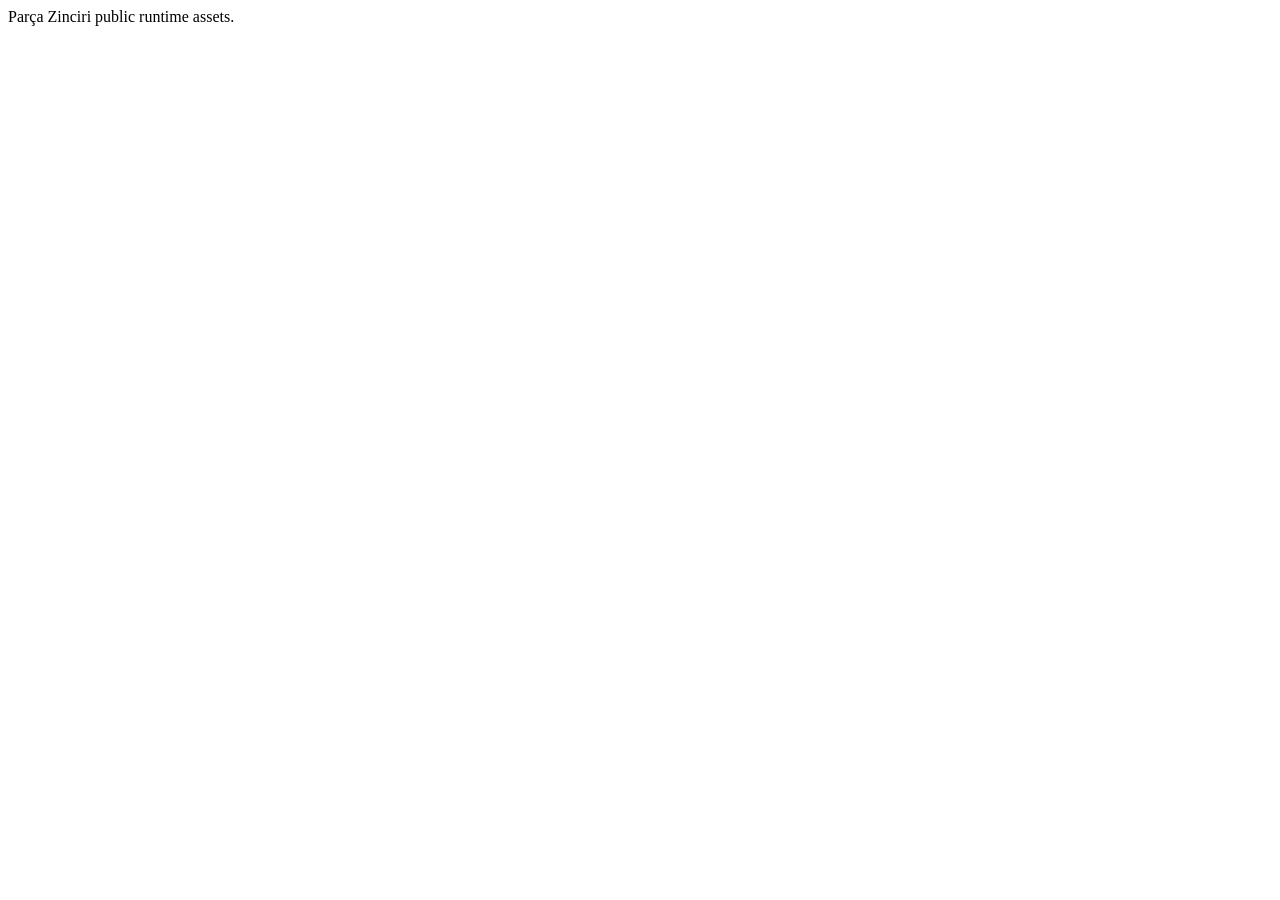
<file: index.html>
<!doctype html>
<html lang="tr">
  <head>
    <meta charset="utf-8">
    <meta name="robots" content="noindex">
    <title>Parça Zinciri Assets</title>
  </head>
  <body>Parça Zinciri public runtime assets.</body>
</html>
</file>
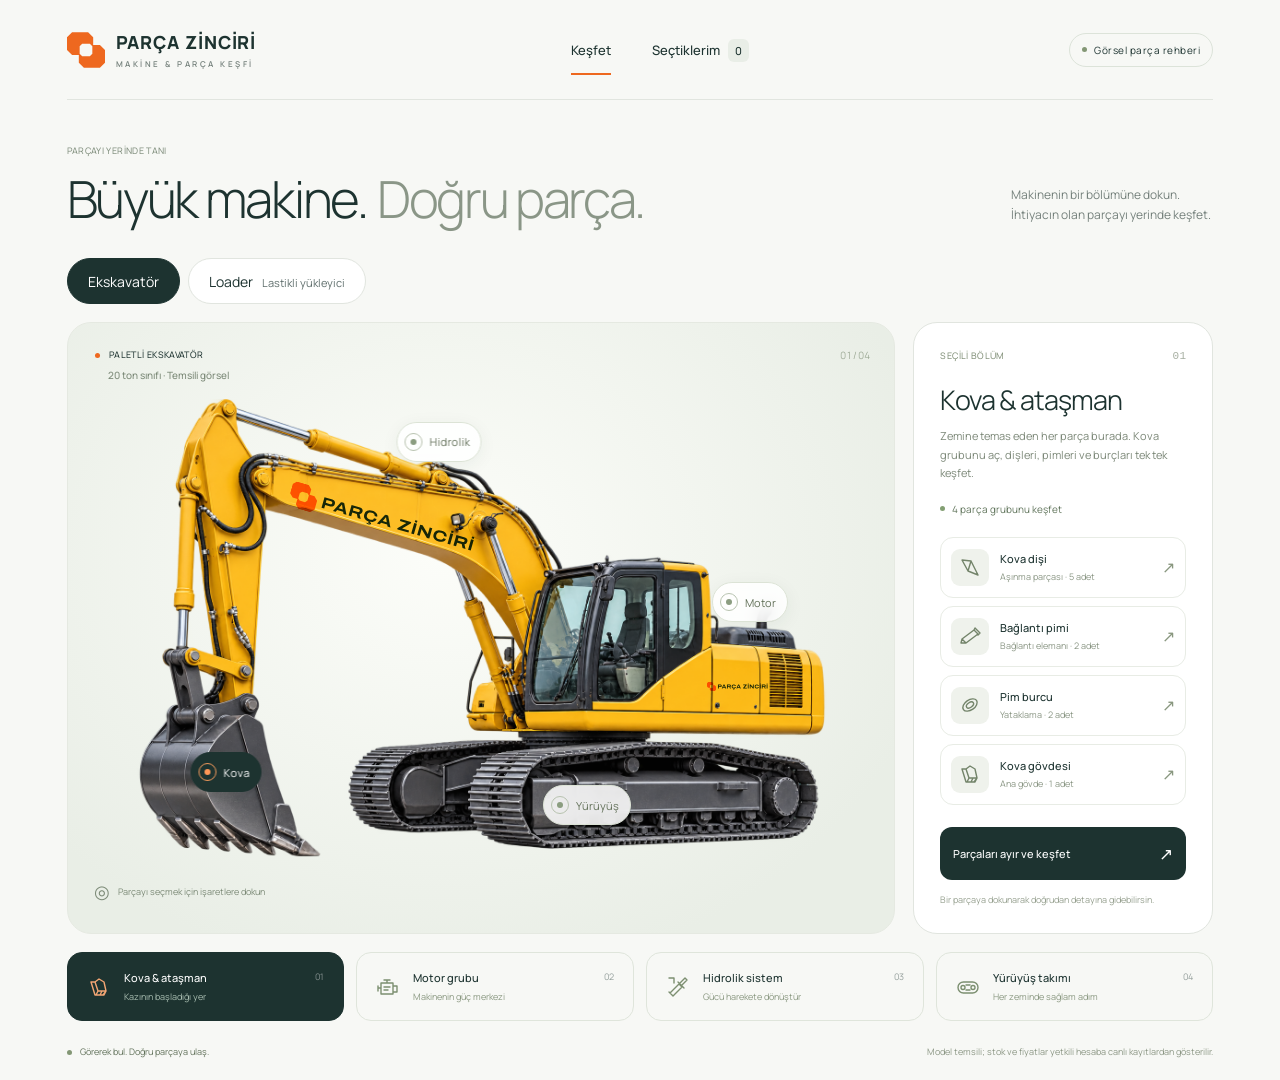
<file: mobil-kesfet/index.html>
<!doctype html>
<html lang="tr">
<head><meta charset="UTF-8"><meta name="viewport" content="width=device-width,initial-scale=1"><meta name="theme-color" content="#f3f4f1"><title>Parça Zinciri · Makineyi keşfet</title>  <script type="module" crossorigin src="./assets/index-D1hWo8iC.js"></script>
  <link rel="stylesheet" crossorigin href="./assets/index-D0sLM6BP.css">
</head>
<body>
<div id="app">
  <header class="topbar">
    <a class="brand" href="#explore" aria-label="Parça Zinciri ana ekran"><svg viewBox="0 0 90 84" aria-hidden="true"><path fill="currentColor" fill-rule="evenodd" d="M50,0 62,12 62,30 78,30 90,42 90,72 78,84 40,84 28,72 28,54 12,54 0,42 0,12 12,0ZM54,27 36,27 30,33 30,51 36,57 54,57 60,51 60,33Z"/></svg><span>PARÇA ZİNCİRİ<small>MAKİNE & PARÇA KEŞFİ</small></span></a>
    <nav class="toplinks" aria-label="Ana menü"><a class="active" href="#explore">Keşfet</a><button id="saved-button">Seçtiklerim <span id="saved-count">0</span></button></nav>
    <div class="demo-pill"><i></i> Görsel parça rehberi</div>
  </header>
  <main>
    <section class="intro"><div><div class="eyebrow" id="eyebrow">PARÇAYI YERİNDE TANI</div><h1 id="page-title">Büyük makine.<br><span>Doğru parça.</span></h1></div><p id="intro-copy">Makinenin bir bölümüne dokun. <br>İhtiyacın olan parçayı yerinde keşfet.</p></section>
    <nav class="machine-switch" aria-label="Makine türü"><button data-machine="excavator" aria-pressed="true">Ekskavatör</button><button data-machine="wheel_loader" aria-pressed="false">Loader <span>Lastikli yükleyici</span></button></nav><div class="workspace">
      <section class="viewport" aria-label="Etkileşimli makine ve parça rehberi">
        <div class="scene-top"><button id="back-button" class="back hidden" aria-label="Makineye dön">← <span>Makineye dön</span></button><div id="machine-label" class="machine-label"><span class="mini-dot"></span> PALETLİ EKSKAVATÖR <small>20 ton sınıfı · Temsili görsel</small></div><span class="scene-index" id="scene-index">01 / 04</span></div>
        <div id="machine-photo-frame"><img id="machine-photo" src="./images/excavator-clean-v2.png" width="1536" height="1024" alt="Gerçekçi ekskavatör görseli: solda kova ve hidrolik kol, sağda motor, altta paletler" fetchpriority="high" draggable="false"><div id="machine-branding" aria-hidden="true"><img class="brand-decal decal-arm" src="./images/brand-decal.svg" alt=""><img class="brand-decal decal-engine" src="./images/brand-decal.svg" alt=""></div></div><div id="scene"><div id="loading">Makine hazırlanıyor<span></span></div></div>
        <div id="hotspots" aria-label="Makine bölümleri"></div>
        <div class="scene-tools"><button id="reset-camera" title="Görünümü sıfırla" aria-label="Görünümü sıfırla">↺</button><button id="rotate-button" title="Otomatik döndür" aria-label="Otomatik döndür" aria-pressed="false">⟳</button></div>
        <div class="scene-caption"><span class="drag-icon">↔</span><span id="scene-instruction">Döndürmek için sürükle · Yaklaşmak için kaydır</span></div>
        <div class="view-badge"><b id="view-dimension">2D</b> <span id="view-mode">KEŞİF</span></div>
        <div id="explode-controls" class="explode-controls hidden"><div><label for="explode-range">Parçaları ayır</label><output id="explode-value" for="explode-range">%100</output></div><input id="explode-range" type="range" min="0" max="100" value="100" aria-label="Parçaların ayrılma miktarı"><div class="range-labels"><span>Birleşik</span><span>Ayrılmış</span></div></div>
      </section>
      <aside class="inspector" aria-label="Seçili bölüm bilgileri"><div id="panel-content"></div></aside>
    </div>
    <nav id="category-tabs" class="category-tabs" aria-label="Makine bölümleri"></nav>
    <section id="live-offers" class="live-offers hidden" aria-label="Gerçek tedarikçi stokları ve fiyatları"></section>
    <footer class="page-footer"><span><i></i> Görerek bul. Doğru parçaya ulaş.</span><span>Model temsili; stok ve fiyatlar yetkili hesaba canlı kayıtlardan gösterilir.</span></footer>
  </main>
  <div id="toast" role="status" aria-live="polite"></div>
  <dialog id="saved-dialog"><div class="dialog-top"><div><div class="eyebrow">KEŞİF LİSTEM</div><h2>Seçtiğin parçalar</h2></div><button id="close-dialog" aria-label="Kapat">×</button></div><div id="saved-items"></div><p class="dialog-note">Parça türü seçimleri bu sekmede tutulur. Sipariş veya stok rezervasyonu oluşturmaz.</p></dialog>
</div>
</body></html>
</file>
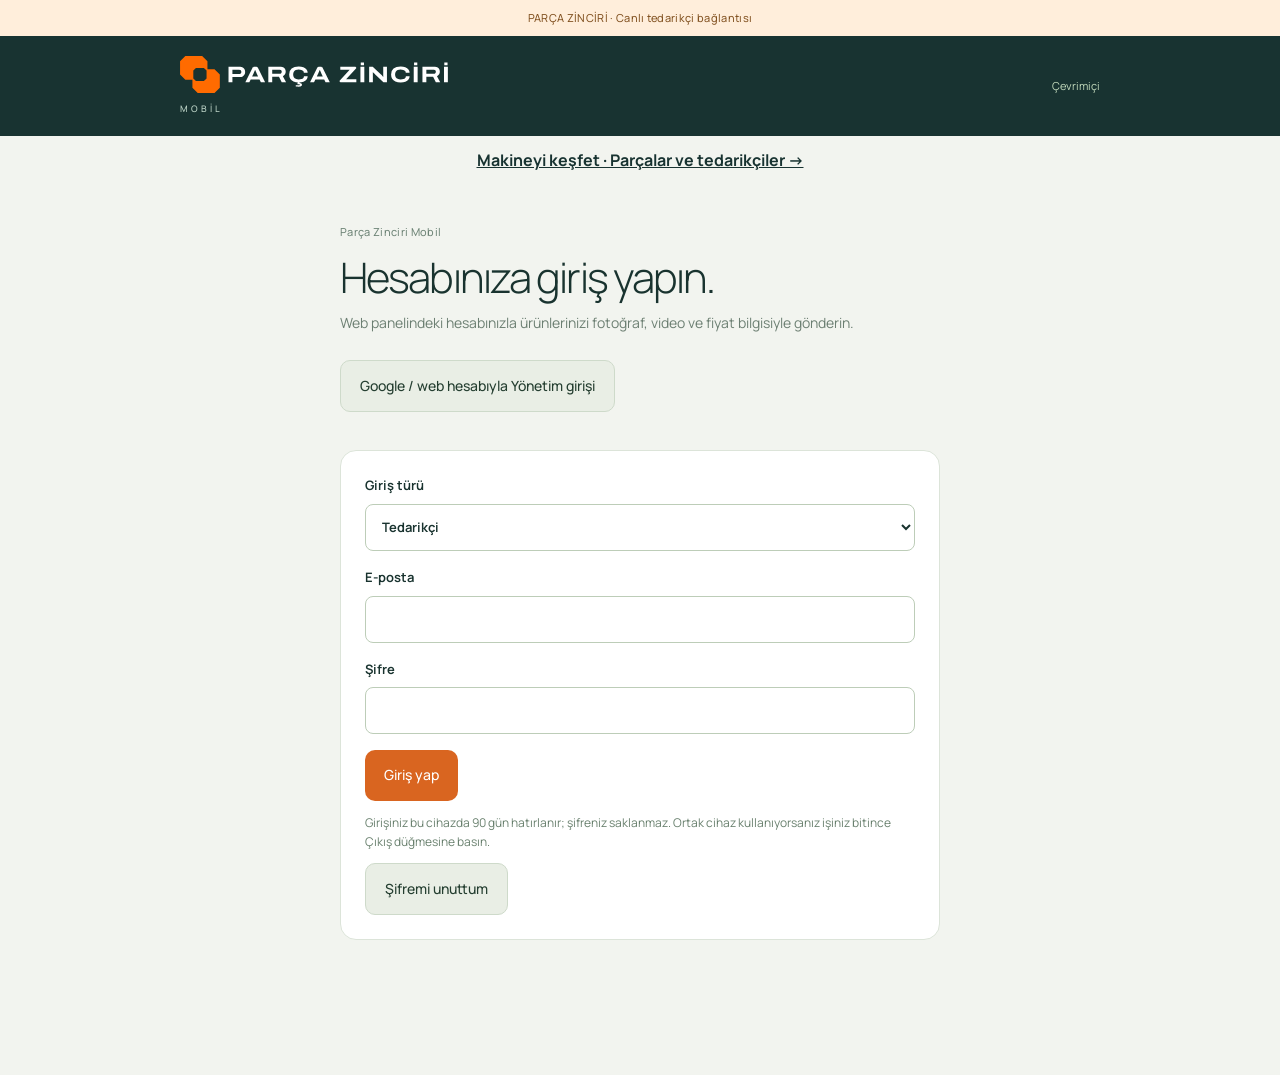
<file: mobil/index.html>
<!doctype html>
<html lang="tr">
  <head>
    <meta charset="utf-8" />
    <meta
      name="viewport"
      content="width=device-width,initial-scale=1,viewport-fit=cover"
    />
    <meta name="theme-color" content="#183331" />
    <meta name="apple-mobile-web-app-capable" content="yes" />
    <link rel="manifest" href="./manifest.webmanifest" />
    <link rel="icon" href="./icon.svg" type="image/svg+xml" />
    <link rel="apple-touch-icon" href="./icon-180.png" />
    <link rel="stylesheet" href="./style.css" />
    <link rel="stylesheet" href="./typography.css" />
    <title>Parça Zinciri · Mobil</title>
  </head>
  <body>
    <div class="demo-banner">
      PARÇA ZİNCİRİ · Mobil
    </div>
    <header>
      <a href="./" class="brand"><img src="./wordmark-horizontal.svg" alt="Parça Zinciri" width="611" height="84" /><small>MOBİL</small></a>
      <span id="network">Çevrimiçi</span>
    </header>
    <div style="padding:12px 20px;text-align:center"><a href="https://ilkibo.github.io/parca-zinciri-public-assets/mobil-kesfet/index.html" style="color:#183331;font-weight:700">Makineyi keşfet · Parçalar ve tedarikçiler →</a></div>
    <div id="identity"></div>
    <div id="message" role="status" aria-live="polite"></div>
    <main id="app"><p>Uygulama açılıyor…</p></main>
    <nav id="navigation" aria-label="Ana menü"></nav>
    <script src="./app.js" type="module"></script>
  </body>
</html>
</file>
<file: mobil-kesfet/assets/index-D0sLM6BP.css>
@font-face{font-family:Manrope;font-style:normal;font-weight:200 800;font-display:swap;src:url(../fonts/Manrope-Variable.ttf) format("truetype")}h1 span{margin-left:.2em}@media(max-width:720px){.detail-mode .viewport{min-height:450px!important}.detail-mode #scene{bottom:150px}.detail-mode .explode-controls{bottom:54px;width:260px}.detail-mode .view-badge{display:none}.detail-mode .scene-caption{bottom:20px}}@media(max-width:720px){main{display:flex!important;flex-direction:column}.intro{order:0}.workspace{display:contents!important}.viewport{order:1}.category-tabs{order:2!important}.inspector{order:3}.page-footer{order:4}h1 span{margin-left:0}}:root{font-family:Manrope,Arial,sans-serif;color:#1d3330;background:#f7f8f5;font-synthesis:none;--orange:#ee681f;--ink:#1d3330;--muted:#75817c;--line:#e1e5df;--surface:#eef1eb}*{box-sizing:border-box}body{margin:0}button,input,a{-webkit-tap-highlight-color:transparent}button,a{touch-action:manipulation}button{font:inherit;cursor:pointer;color:inherit}button:focus-visible,a:focus-visible,input:focus-visible{outline:3px solid #ee681f;outline-offset:4px}button{border:0}a{color:inherit;text-decoration:none}.hidden{display:none!important}.topbar{height:100px;margin:0 5.2%;border-bottom:1px solid var(--line);display:flex;align-items:center;justify-content:space-between;gap:20px}.brand{display:flex;align-items:center;gap:11px}.brand svg{width:38px;height:38px;color:var(--orange)}.brand>span{font-size:18px;font-weight:800;letter-spacing:.9px}.brand small{display:block;font-size:8px;letter-spacing:2.5px;font-weight:600;margin-top:4px;color:#75817c}.toplinks{display:flex;align-items:center;gap:35px;font-size:13px;font-weight:700}.toplinks a{position:relative}.toplinks a:after{content:"";position:absolute;bottom:-16px;left:0;right:0;height:2px;background:var(--orange)}.toplinks button{background:none}.toplinks span{padding:4px 7px;background:#e9eee7;border-radius:6px;margin-left:5px;font-size:11px}.demo-pill{font-size:10px;letter-spacing:.5px;border:1px solid #dce3d9;padding:9px 12px;border-radius:30px;display:flex;gap:7px;align-items:center}.demo-pill i,.mini-dot,.page-footer i{width:5px;height:5px;border-radius:50%;background:#839775;display:inline-block}main{max-width:1480px;margin:auto;padding:44px 5.2% 20px}.intro{display:flex;align-items:flex-end;justify-content:space-between;margin-bottom:30px}.eyebrow{font-size:9px;letter-spacing:2px;font-weight:800;color:#82907f;margin-bottom:12px}h1{font-size:clamp(34px,3.7vw,53px);line-height:1.13;letter-spacing:-2.8px;font-weight:600;margin:0}h1 br{display:none}h1 span{color:#8a9687}.intro p{font-size:12px;line-height:1.8;color:var(--muted);margin:0 2px 4px 25px}.workspace{display:grid;grid-template-columns:minmax(0,1fr) 300px;gap:18px;min-height:490px}.viewport{position:relative;isolation:isolate;border-radius:24px;overflow:hidden;background:radial-gradient(ellipse at 45% 38%,#fcfdf9,#e9eee6 80%);min-height:490px;border:1px solid #e5e9e1}.scene-top{position:absolute;top:25px;left:27px;right:25px;display:flex;justify-content:space-between;align-items:flex-start;z-index:3;pointer-events:none}.machine-label{font-size:9px;font-weight:800;letter-spacing:1.5px}.machine-label .mini-dot{margin-right:7px;background:var(--orange)}.machine-label small{display:block;font-size:10px;font-weight:500;letter-spacing:0;color:#7d8b79;margin:7px 0 0 13px}.scene-index{font-size:10px;color:#8f9d87;letter-spacing:1px}#scene{position:absolute;inset:0}canvas{display:block;width:100%;height:100%;touch-action:none}#loading{position:absolute;top:50%;left:50%;transform:translate(-50%,-50%);font-size:13px;color:#627560}#loading span{display:block;width:80px;height:2px;margin:15px auto;background:var(--orange);animation:breathe 1s infinite alternate}.scene-tools{position:absolute;bottom:24px;right:22px;display:flex;gap:6px;z-index:5}.scene-tools button{width:34px;height:34px;background:#ffffffc9;border:1px solid #dce3d8;border-radius:50%;font-size:21px;line-height:1}.scene-tools button[aria-pressed=true]{background:var(--ink);color:#fff}.scene-caption{position:absolute;bottom:30px;left:26px;display:flex;align-items:center;gap:8px;font-size:9px;color:#7c8a77;pointer-events:none}.drag-icon{font-size:18px}.view-badge{position:absolute;bottom:80px;left:26px;font-size:12px;font-weight:800;letter-spacing:1px;color:#9aa491}.view-badge span{font-size:8px;font-weight:500;display:block;letter-spacing:1.7px;margin-top:3px}.inspector{border:1px solid var(--line);border-radius:24px;background:#fff;padding:26px;min-width:0}.panel-overline{display:flex;justify-content:space-between;align-items:center;font-size:9px;letter-spacing:1.3px;color:#819078;margin-bottom:22px}.panel-number{font-size:11px;font-family:monospace;color:#a7afa2}.category-title{font-size:27px;font-weight:600;letter-spacing:-1px;line-height:1.15;margin:0 0 12px}.category-desc{font-size:11px;color:#7c8878;line-height:1.8;margin:0 0 20px}.count-row{display:flex;align-items:center;gap:7px;font-size:10px;color:#62765d;margin-bottom:21px}.count-row span{width:5px;height:5px;background:#839f73;border-radius:50%}.part-list{display:flex;flex-direction:column;gap:8px}.part-row{display:flex;align-items:center;gap:11px;width:100%;border:1px solid #e8ece5;border-radius:13px;padding:11px 10px;background:#fff;text-align:left;transition:.2s}.part-row:hover,.part-row.active{border-color:#eaa47c;background:#fff8f2}.part-icon{height:37px;width:38px;border-radius:9px;background:#eff2ec;display:grid;place-items:center;color:#73846a;flex:none}.part-row.active .part-icon{background:#fce5d8;color:#d66025}.part-icon svg{width:24px;height:24px}.part-info{flex:1}.part-info strong{font-size:11px;font-weight:750;display:block}.part-info small{font-size:9px;color:#8a9684;display:block;margin-top:4px}.part-arrow{font-size:16px;color:#89977f}.primary{width:100%;background:var(--ink);color:#fff;border-radius:12px;padding:15px 13px;margin-top:22px;font-size:11px;font-weight:650;display:flex;align-items:center;justify-content:space-between;transition:.2s}.primary:hover{background:#2e5149}.primary span{font-size:17px}.panel-foot{font-size:9px;color:#96a08f;line-height:1.7;margin:12px 0 0}.category-tabs{display:grid;grid-template-columns:repeat(4,1fr);gap:12px;margin-top:18px}.category-tab{display:flex;align-items:center;text-align:left;gap:13px;padding:17px 19px;background:transparent;border:1px solid #dfe5db;border-radius:15px;transition:.2s}.category-tab:hover{background:#eaf0e5}.category-tab.active{background:var(--ink);border-color:var(--ink);color:#fff}.category-tab svg{width:24px;height:24px;color:#7c8f70}.category-tab.active svg{color:#f3a674}.category-tab strong{display:block;font-size:11px;font-weight:700}.category-tab small{display:block;font-size:9px;margin-top:5px;color:#8a9881}.category-tab.active small{color:#a9beb1}.tab-number{margin-left:auto;font-size:9px;align-self:flex-start;opacity:.45}.page-footer{display:flex;justify-content:space-between;gap:20px;margin-top:24px;color:#8c9785;font-size:9px;line-height:1.6}.page-footer span:first-child{color:#62725b}.page-footer i{margin-right:6px}.hotspot{position:absolute;display:flex;align-items:center;gap:7px;pointer-events:auto;background:#ffffffdf;border:1px solid #dce3d6;box-shadow:0 4px 18px #263a2810;color:#65735c;border-radius:25px;padding:7px 10px 7px 7px;font-size:9px;white-space:nowrap;transform:translate(-50%,-50%);transition:background .2s,opacity .2s;-webkit-backdrop-filter:blur(8px);backdrop-filter:blur(8px)}.hotspot i{display:block;width:18px;height:18px;border:1px solid #b8c3b0;border-radius:50%;position:relative}.hotspot i:after{content:"";position:absolute;inset:5px;border-radius:50%;background:#8b9d80}.hotspot.active{background:var(--ink);color:#fff;border-color:var(--ink)}.hotspot.active i{border-color:#ee985b}.hotspot.active i:after{background:#ff9757}#hotspots{position:absolute;inset:0;pointer-events:none;z-index:4}.back{pointer-events:auto;background:#ffffffcf;padding:10px 12px;border-radius:20px;font-size:14px;box-shadow:0 2px 10px #203c2010}.back span{font-size:10px;margin-left:6px}.detail-mode .scene-caption{bottom:23px}.detail-mode .scene-tools{bottom:18px}.explode-controls{position:absolute;bottom:75px;left:50%;transform:translate(-50%);width:250px;padding:13px 18px 10px;background:#ffffffda;border:1px solid #e0e7db;border-radius:15px;-webkit-backdrop-filter:blur(10px);backdrop-filter:blur(10px);z-index:5}.explode-controls>div:first-child{display:flex;justify-content:space-between;align-items:center;font-size:10px;font-weight:700}input[type=range]{width:100%;accent-color:var(--orange);margin:12px 0 6px;cursor:pointer}.range-labels{display:flex;justify-content:space-between;font-size:8px;color:#8b9784}.detail-price{border-top:1px solid var(--line);padding-top:16px;margin-top:20px;display:flex;align-items:flex-end;justify-content:space-between}.detail-price small{display:block;color:#91a086;font-size:9px;margin-bottom:5px}.detail-price strong{font-size:24px;font-weight:600;letter-spacing:-1px}.detail-price em{font-size:10px;font-style:normal;background:#edf3e8;padding:6px 9px;border-radius:15px;color:#68805c}.detail-sku{font-family:monospace;font-size:10px;color:#8c9787;margin-bottom:12px}.detail-mode .category-title{font-size:25px}.detail-mode .panel-overline,.detail-mode .category-desc{margin-bottom:15px}.detail-mode .part-row{padding:8px 9px}.detail-mode .part-icon{height:30px;width:30px}.detail-mode .primary{margin-top:15px}.detail-mode .view-badge{bottom:80px}#toast{position:fixed;bottom:25px;left:50%;transform:translate(-50%,15px);padding:14px 25px;background:var(--ink);color:#fff;border-radius:30px;font-size:12px;box-shadow:0 8px 40px #1d33302a;z-index:50;opacity:0;pointer-events:none;transition:.25s}#toast.show{opacity:1;transform:translate(-50%)}dialog{border:1px solid var(--line);border-radius:24px;width:min(470px,calc(100% - 32px));padding:28px;color:var(--ink);box-shadow:0 25px 100px #142c3320}dialog::backdrop{background:#24352d66;-webkit-backdrop-filter:blur(6px);backdrop-filter:blur(6px)}.dialog-top{display:flex;justify-content:space-between;align-items:flex-start}.dialog-top h2{font-size:24px;margin:0 0 24px;letter-spacing:-1px}.dialog-top button{background:#eef2ea;width:30px;height:30px;border-radius:50%;font-size:22px}.dialog-note{font-size:10px;line-height:1.7;color:#85907e}.saved-row{padding:15px 0;border-top:1px solid var(--line);display:flex;align-items:center;justify-content:space-between;gap:10px}.saved-row strong{font-size:13px}.saved-row small{display:block;font-size:10px;color:#8b9783;margin-top:5px}.saved-row button{background:#f4f0eb;padding:8px 12px;border-radius:8px;font-size:11px}.empty-list{font-size:13px;line-height:1.8;color:#7c8876;padding:15px 0 25px}.scene-error{padding:30px;max-width:350px;line-height:1.8;text-align:center}.error-retry{margin-top:15px;padding:10px 15px;border-radius:10px;background:var(--ink);color:#fff}@keyframes breathe{to{opacity:.3;transform:scaleX(.4)}}@media(min-width:1500px){main{padding-left:30px;padding-right:30px}.workspace,.viewport{min-height:560px}.inspector{padding:32px}.category-title{font-size:30px}.part-row{padding:15px 10px}.category-desc{font-size:12px}}@media(max-width:1000px){.workspace{grid-template-columns:minmax(0,1fr) 265px}.inspector{padding:22px}.intro p{font-size:11px}.category-tab{padding:15px 13px;gap:8px}.category-tab strong{font-size:10px}.scene-caption{max-width:190px;font-size:8px}.category-title{font-size:25px}}@media(max-width:720px){.topbar{height:79px;margin:0 20px}.brand svg{width:30px;height:30px}.brand>span{font-size:14px;letter-spacing:.4px}.brand small{font-size:6px;letter-spacing:1.9px}.toplinks{gap:0}.toplinks a{display:none}.toplinks button{font-size:0;padding:10px 0}.toplinks button:before{content:"♡";font-size:23px}.toplinks span{font-size:10px;margin-left:3px}.demo-pill{position:absolute;top:99px;right:20px;font-size:8px;padding:6px 8px}.demo-pill i{width:4px;height:4px}main{padding:24px 16px 25px}.intro{display:block;margin:0 4px 20px}.eyebrow{font-size:8px;letter-spacing:1.6px;margin-bottom:13px}h1{font-size:34px;letter-spacing:-1.8px;line-height:1.17}h1 br{display:block}.intro p{margin:12px 0 0;font-size:11px;line-height:1.7}.intro p br{display:none}.workspace{display:flex;flex-direction:column;gap:14px;min-height:0}.viewport{min-height:370px;border-radius:22px}.scene-top{top:18px;left:18px;right:18px}.machine-label{font-size:8px;letter-spacing:1px}.machine-label small{font-size:8px}.scene-caption{bottom:21px;left:17px;max-width:205px}.scene-tools{bottom:16px;right:14px}.scene-tools button{width:30px;height:30px;font-size:19px}.hotspot{font-size:8px;padding:5px 8px 5px 5px;gap:4px}.hotspot i{width:15px;height:15px}.hotspot i:after{inset:4px}.view-badge{left:19px;bottom:62px}.inspector{border-radius:20px;padding:23px}.panel-overline{margin-bottom:13px}.category-title{font-size:26px}.category-desc{font-size:12px;max-width:95%}.part-list{display:grid;grid-template-columns:1fr 1fr;gap:8px}.part-row{gap:7px;padding:10px 8px}.part-icon{width:29px;height:29px}.part-info strong{font-size:10px}.part-info small{font-size:8px}.part-arrow{display:none}.primary{margin-top:16px;font-size:12px}.category-tabs{order:0;grid-template-columns:repeat(4,1fr);gap:5px;margin:13px 0}.category-tab{flex-direction:column;align-items:center;justify-content:center;padding:13px 4px;gap:7px;border-radius:13px;text-align:center;min-height:76px}.category-tab svg{width:21px;height:21px}.category-tab strong{font-size:8px}.category-tab small,.tab-number{display:none}.page-footer{flex-direction:column;gap:8px;margin:22px 6px 0;font-size:8px}.detail-mode .viewport{min-height:400px}.explode-controls{bottom:65px;width:220px;padding:12px 16px 9px}.detail-mode .scene-caption{max-width:190px}.detail-mode .view-badge{bottom:80px}.detail-mode .intro h1{font-size:32px}.detail-mode .part-list{grid-template-columns:1fr 1fr}.detail-price{margin-top:17px}.detail-mode .category-tabs{display:none}.detail-mode .page-footer{margin-top:18px}.back span{font-size:9px}.back{font-size:13px;padding:9px 10px}}@media(prefers-reduced-motion:reduce){*,*:before,*:after{animation:none!important;transition:none!important;scroll-behavior:auto!important}}:root{font-weight:400}h1,.detail-mode .intro h1{font-weight:300;letter-spacing:-.045em;line-height:1.16}h1{font-size:clamp(36px,4vw,54px)}.category-title{font-weight:350;letter-spacing:-.035em}.intro p,.category-desc{font-weight:400;line-height:1.65}.eyebrow,.panel-overline,.machine-label,.view-badge{font-weight:450;letter-spacing:.04em;text-transform:none}.toplinks,.primary,.part-info strong,.category-tab strong,.detail-price strong{font-weight:500}.scene-index,.detail-price b,.stat-value{font-weight:300;font-variant-numeric:tabular-nums;letter-spacing:-.035em}@media(max-width:720px){h1{font-size:36px}.detail-mode .intro h1{font-size:32px}.intro p{font-size:13px}.category-title{font-size:27px}.category-desc{font-size:13px}.part-info strong{font-size:12px}.part-info small,.category-tab strong{font-size:10px}.machine-label{font-size:11px}.primary{font-size:14px}}#machine-photo-frame{position:absolute;inset:76px 18px 62px;display:flex;align-items:center;justify-content:center;pointer-events:none}#machine-photo{display:block;width:100%;height:100%;object-fit:contain;-webkit-user-select:none;user-select:none}#app:not(.detail-mode) #scene canvas{visibility:hidden;pointer-events:none}#app:not(.detail-mode) .scene-tools{display:none}#app:not(.detail-mode) .hotspot{min-height:40px;font-size:11px;padding:7px 11px 7px 7px}#app:not(.detail-mode) .view-badge{display:none}.detail-mode #machine-photo-frame{display:none}#view-dimension{font-weight:450}@media(max-width:720px){#machine-photo-frame{inset:70px 10px 52px}#app:not(.detail-mode) .hotspot{min-height:40px;font-size:10px;padding:6px 8px 6px 6px}#app:not(.detail-mode) .scene-caption{max-width:none;font-size:10px}}.machine-switch{display:flex;gap:8px;margin:0 0 18px}.machine-switch button{padding:12px 20px;min-height:46px;border:1px solid var(--line);border-radius:28px;background:#fff;color:var(--ink);font:inherit;font-size:14px}.machine-switch button[aria-pressed=true]{background:var(--ink);color:#fff;border-color:var(--ink)}.machine-switch span{font-size:11px;opacity:.7;margin-left:6px}@media(max-width:720px){.machine-switch{gap:8px}.machine-switch button{flex:1;padding:10px 8px;font-size:13px}.machine-switch span{display:block;margin:3px 0 0;font-size:10px}}#machine-branding{position:absolute;pointer-events:none}.brand-decal{position:absolute;height:auto;transform-origin:left center;mix-blend-mode:multiply}#app[data-machine=excavator] .decal-arm{left:23%;top:17%;width:27%;transform:rotate(16deg)}#app[data-machine=excavator] .decal-engine{left:82%;top:60%;width:8.5%}#app[data-machine=wheel_loader] .decal-arm{left:39%;top:49%;width:14%;transform:rotate(-33deg)}#app[data-machine=wheel_loader] .decal-engine{left:81%;top:36%;width:13%;transform:rotate(6deg)}.live-offers{margin-top:24px;background:#fff;border:1px solid var(--line);border-radius:24px;padding:28px;scroll-margin-top:20px;min-width:0}.offers-heading{display:flex;justify-content:space-between;align-items:center;gap:16px}.offers-heading h2{margin:8px 0;font-size:26px;letter-spacing:-.8px}.offers-panel-link{font-size:12px;font-weight:700;white-space:nowrap}.offers-help,.offers-message{font-size:13px;line-height:1.7;color:#586e63}.offers-message{padding:14px 16px;background:#f1f4ed;border-radius:12px}.offers-message a{display:inline-block;margin:6px 0;color:#a94b17;text-decoration:underline;font-weight:700}.offers-form{display:grid;grid-template-columns:repeat(4,minmax(0,1fr));gap:14px;margin:24px 0 16px}.offers-form label{font-size:12px;font-weight:700;min-width:0}.offers-form input:not([type=checkbox]),.offers-form select{display:block;width:100%;min-width:0;margin-top:8px;min-height:46px;border:1px solid #cdd6c8;border-radius:10px;padding:10px;font:inherit;background:#fff;color:var(--ink)}.offers-check{display:flex;align-items:center;gap:8px;min-height:44px}.offers-check input{width:18px;height:18px;accent-color:var(--orange)}.offers-search,.offers-more{min-height:46px;border-radius:10px;background:var(--ink);color:#fff;padding:12px 18px;font-size:13px}.offers-results{display:grid;grid-template-columns:repeat(2,minmax(0,1fr));gap:16px}.offer-card{border:1px solid var(--line);border-radius:16px;padding:20px;min-width:0;overflow-wrap:anywhere}.offer-top{display:flex;justify-content:space-between;gap:12px;align-items:flex-start;font-size:13px}.offer-status{background:#e5efdf;color:#426637;border-radius:6px;padding:5px 8px;font-size:10px;white-space:nowrap}.offer-status.pending{background:#fff1db;color:#8a5c15}.offer-card h3{font-size:19px;line-height:1.4;margin:20px 0 8px}.offer-meta,.offer-code,.offer-card details{font-size:12px;color:#68796c;line-height:1.7}.offer-code strong{color:var(--ink)}.offer-numbers{display:flex;flex-wrap:wrap;gap:18px;margin:20px 0}.offer-numbers small{font-size:10px;display:block;color:#74836b;margin-bottom:6px}.offer-numbers strong{font-size:20px;color:var(--ink)}.offer-card button{font-size:12px;min-height:44px;background:#eef2e8;padding:12px;border-radius:10px;width:100%;margin-bottom:12px}.offer-card summary{cursor:pointer;min-height:30px}.offer-test{background:#fff0dc;color:#805121;border-radius:6px;padding:8px;font-size:11px}.offers-more{margin-top:16px}.save-secondary{margin-top:10px;background:transparent;border:1px solid var(--line);width:100%;padding:12px;border-radius:10px;font-size:12px;min-height:44px}@media(max-width:720px){.live-offers{order:4;padding:20px 16px;margin-top:14px;border-radius:20px}.page-footer{order:5}.offers-heading{display:block}.offers-heading h2{font-size:24px}.offers-panel-link{display:inline-block;padding:8px 0}.offers-form{grid-template-columns:repeat(2,minmax(0,1fr));gap:12px}.offers-results{grid-template-columns:1fr}.offers-search{grid-column:1/-1}.offer-card{padding:17px}.offer-top{font-size:12px}.offers-form input:not([type=checkbox]),.offers-form select{font-size:16px}.offers-help,.offers-message{font-size:12px}}
</file>
<file: mobil/style.css>
:root {
  font-family:
    Inter,
    system-ui,
    -apple-system,
    sans-serif;
  color: #19332f;
  background: #f2f4ef;
  accent-color: #d96520;
  font-synthesis: none;
}
* {
  box-sizing: border-box;
}
body {
  margin: 0;
}
body.web-product-panel>header,body.web-product-panel>.demo-banner,body.web-product-panel>#identity,body.web-product-panel>#navigation,body.web-product-panel>div[style]{display:none}
body.web-product-panel>#app{max-width:none;padding:0;margin:0;width:100%}
body.web-product-panel>#message:empty{display:none}
parca-zinciri-admin-ops{display:block;width:100%}
button,
input,
select,
textarea {
  font: inherit;
}
button,
a,
input,
select,
textarea {
  -webkit-tap-highlight-color: transparent;
}
button {
  cursor: pointer;
}
a {
  color: inherit;
}
.demo-banner {
  background: #ffeedb;
  padding: 9px 16px;
  text-align: center;
  font-size: 11px;
  font-weight: 650;
  letter-spacing: 0.04em;
  color: #80501f;
}
header {
  background: #183331;
  color: white;
  min-height: 87px;
  display: flex;
  align-items: center;
  justify-content: space-between;
  padding: 20px max(20px, calc((100% - 920px) / 2));
  gap: 20px;
}
.brand {
  text-decoration: none;
  font-size: 22px;
  font-weight: 850;
  letter-spacing: -1px;
  white-space: nowrap;
}
.brand img {
  display: block;
  width: clamp(180px, 54vw, 270px);
  max-width: 100%;
  height: auto;
}
.brand small {
  display: block;
  font-size: 9px;
  letter-spacing: 3px;
  margin-top: 9px;
  font-weight: 500;
  color: #bdd4c7;
}
#network {
  font-size: 11px;
  color: #c3dbbd;
  white-space: nowrap;
}
#identity {
  max-width: 960px;
  margin: auto;
  padding: 15px 20px;
  font-size: 13px;
  color: #536d61;
  display: flex;
  justify-content: space-between;
  gap: 12px;
}
#identity:empty {
  display: none;
}
#message {
  max-width: 920px;
  margin: 12px auto;
  padding: 14px 20px;
  background: #e0efdb;
  border-radius: 8px;
  line-height: 1.5;
  font-size: 14px;
}
#message.error {
  background: #ffe8df;
  color: #8f381e;
}
#message:empty {
  display: none;
}
main {
  max-width: 960px;
  margin: auto;
  padding: 12px 20px 110px;
}
h1 {
  font-size: clamp(27px, 5vw, 39px);
  letter-spacing: -1.3px;
  margin: 14px 0 10px;
  font-weight: 750;
}
h2 {
  font-size: 18px;
  margin: 0 0 16px;
}
h3 {
  font-size: 16px;
  margin: 0 0 8px;
}
p {
  line-height: 1.6;
}
.sub {
  color: #6c7f72;
  margin: 0 0 25px;
  font-size: 14px;
}
.eyebrow {
  font-size: 11px;
  letter-spacing: 1.8px;
  text-transform: uppercase;
  color: #6b8274;
  margin-top: 20px;
}
.panel {
  background: #fff;
  border: 1px solid #dce4d9;
  border-radius: 16px;
  padding: 24px;
  margin: 18px 0;
}
.narrow {
  max-width: 600px;
  margin: 25px auto;
}
.login-options {
  display: grid;
  gap: 12px;
}
.login-options button {
  display: flex;
  justify-content: space-between;
  align-items: center;
  text-align: left;
  padding: 19px;
  background: #f7f9f5;
  border: 1px solid #cedecc;
  border-radius: 10px;
  color: #19332f;
}
.login-options small {
  display: block;
  font-size: 12px;
  color: #6b8070;
  margin-top: 5px;
}
.login-options .admin-login {
  background: #183331;
  color: #fff;
  border: 0;
}
.login-options .admin-login small {
  color: #cad7cc;
}
.arrow {
  font-size: 25px;
}
.help {
  font-size: 12px;
  color: #69806e;
  line-height: 1.6;
}
.primary,
.secondary {
  border: 0;
  border-radius: 10px;
  padding: 14px 19px;
  min-height: 48px;
  font-size: 14px;
  font-weight: 700;
}
.primary {
  background: #d96520;
  color: white;
}
.secondary {
  background: #e9eee5;
  color: #243e30;
  border: 1px solid #cedaca;
}
.primary:disabled,
.secondary:disabled {
  opacity: 0.55;
  cursor: wait;
}
button:focus-visible,
a:focus-visible,
input:focus-visible,
select:focus-visible,
textarea:focus-visible {
  outline: 3px solid #ed9b5a;
  outline-offset: 3px;
}
.topline {
  display: flex;
  justify-content: space-between;
  align-items: center;
  gap: 15px;
}
.stats {
  display: grid;
  grid-template-columns: repeat(3, 1fr);
  gap: 13px;
  margin: 24px 0;
}
.stat {
  padding: 20px;
  background: #e5ebdf;
  border: 1px solid #d9e2d3;
  border-radius: 12px;
}
.stat strong {
  display: block;
  font-size: 29px;
  font-weight: 700;
}
.stat span {
  font-size: 12px;
  color: #637859;
}
.toolbar {
  display: flex;
  gap: 10px;
  flex-wrap: wrap;
  margin: 20px 0;
}
.toolbar input {
  flex: 1;
  min-width: 160px;
}
.toolbar select {
  width: auto;
  max-width: 100%;
  min-width: 150px;
}
input:not([type="checkbox"]):not([type="file"]),
select,
textarea {
  width: 100%;
  border: 1px solid #bdcdb8;
  background: #fff;
  border-radius: 8px;
  min-height: 47px;
  padding: 12px;
  color: #19332f;
}
textarea {
  resize: vertical;
  min-height: 95px;
}
input:disabled {
  background: #edf0ea;
  color: #87937e;
}
label.field {
  display: block;
  font-size: 13px;
  font-weight: 650;
  margin-bottom: 16px;
}
label.field input,
label.field select,
label.field textarea {
  margin-top: 8px;
}
.fields {
  display: grid;
  grid-template-columns: 1fr 1fr;
  gap: 0 18px;
}
.full {
  grid-column: 1/-1;
}
.check {
  display: flex;
  align-items: center;
  gap: 10px;
  min-height: 49px;
  padding: 10px 12px;
  border: 1px solid #dce5d7;
  border-radius: 8px;
  background: #f8faf6;
  font-size: 13px;
  margin: 0 0 16px;
}
.check input {
  width: 21px;
  height: 21px;
  flex-shrink: 0;
}
.check:has(input:checked) {
  background: #fff2e5;
  border-color: #e29763;
}
.check span {
  line-height: 1.45;
}
.media-buttons {
  display: flex;
  gap: 10px;
  flex-wrap: wrap;
}
.media-button {
  display: inline-flex;
  align-items: center;
  justify-content: center;
  min-height: 60px;
  background: #f1f5ed;
  border: 1px dashed #aabb99;
  border-radius: 10px;
  padding: 12px 17px;
  cursor: pointer;
  font-size: 13px;
  font-weight: 650;
}
.media-button input {
  position: absolute;
  width: 1px;
  height: 1px;
  opacity: 0;
}
.media-button:focus-within {
  outline: 3px solid #ed9b5a;
}
.media-grid {
  display: grid;
  grid-template-columns: repeat(auto-fill, minmax(110px, 1fr));
  gap: 10px;
  margin-top: 15px;
}
.media-item {
  border: 1px solid #dce4d6;
  border-radius: 10px;
  overflow: hidden;
  background: #eff3e9;
}
.media-item img,
.media-item video {
  width: 100%;
  height: 115px;
  object-fit: cover;
  display: block;
}
.media-item button {
  width: 100%;
  border: 0;
  background: #fff;
  padding: 9px;
  font-size: 12px;
  color: #7b4130;
}
.media-item p {
  font-size: 11px;
  padding: 6px;
  margin: 0;
  overflow-wrap: anywhere;
}
.cards {
  display: grid;
  grid-template-columns: repeat(2, minmax(0, 1fr));
  gap: 15px;
}
.product-card {
  display: flex;
  gap: 16px;
  background: #fff;
  border: 1px solid #dbe4d6;
  border-radius: 14px;
  padding: 18px;
  width: 100%;
  text-align: left;
  color: #19332f;
  min-height: 130px;
}
.product-card img {
  width: 85px;
  height: 85px;
  object-fit: cover;
  border-radius: 8px;
  background: #e4ebe0;
}
.product-card p {
  font-size: 12px;
  margin: 6px 0;
  color: #6d8264;
  overflow-wrap: anywhere;
}
.product-card h3 {
  overflow-wrap: anywhere;
}
.badge {
  display: inline-block;
  font-size: 10px;
  letter-spacing: 0.03em;
  border-radius: 20px;
  padding: 5px 9px;
  background: #fbefd7;
  color: #876014;
}
.badge.approved {
  background: #e2f0dd;
  color: #367347;
}
.empty {
  padding: 45px 20px;
  text-align: center;
  border: 1px dashed #c3d1b9;
  border-radius: 16px;
  color: #6c815f;
  background: #ebf0e5;
}
.empty strong {
  display: block;
  color: #284932;
  font-size: 18px;
}
.actions {
  display: flex;
  gap: 12px;
  flex-wrap: wrap;
  align-items: center;
}
.actions > * {
  flex: 1;
}
.note {
  padding: 13px;
  background: #f3f6ee;
  border-radius: 9px;
  color: #657a58;
  font-size: 12px;
  line-height: 1.6;
}
.details {
  display: grid;
  grid-template-columns: 1fr 1fr;
  gap: 20px;
}
.details dt {
  font-size: 11px;
  color: #6f8564;
  margin-bottom: 5px;
}
.details dd {
  margin: 0;
  font-size: 14px;
  overflow-wrap: anywhere;
}
.supplier {
  display: flex;
  justify-content: space-between;
  gap: 12px;
  border-bottom: 1px solid #e3eadf;
  padding: 17px 0;
}
.supplier p {
  margin: 3px 0;
  font-size: 12px;
  color: #738568;
}
#navigation {
  position: fixed;
  bottom: 0;
  left: 50%;
  transform: translateX(-50%);
  width: 100%;
  max-width: 960px;
  display: flex;
  justify-content: center;
  background: #fffefb;
  border-top: 1px solid #dbe4d1;
  padding: 10px 14px max(10px, env(safe-area-inset-bottom));
  gap: 8px;
  z-index: 5;
}
#navigation:empty {
  display: none;
}
#navigation button {
  flex: 1;
  max-width: 220px;
  min-height: 47px;
  border: 0;
  border-radius: 8px;
  background: transparent;
  color: #718368;
  font-size: 13px;
}
#navigation button.active {
  background: #e9efdf;
  color: #274b2c;
  font-weight: 700;
}
.hidden,
[hidden] {
  display: none !important;
}
progress {
  width: 100%;
  height: 8px;
  accent-color: #d96520;
}
.upload-status {
  position: sticky;
  bottom: calc(80px + env(safe-area-inset-bottom));
  z-index: 4;
  padding: 18px;
  margin: 16px 0;
  border: 1px solid #d6dfcf;
  border-radius: 14px;
  background: #fffefb;
  box-shadow: 0 5px 24px #18333118;
}
.upload-heading { display:flex; align-items:center; justify-content:space-between; gap:12px; }
#upload-stage { font-size:16px; }
#upload-percent { font-size:30px; color:#c45217; font-variant-numeric:tabular-nums; }
.upload-status progress { display:block; height:16px; margin:12px 0; }
.upload-status p { margin:6px 0 0; font-size:13px; line-height:1.5; overflow-wrap:anywhere; }
#upload-file { font-weight:600; }
#upload-hint { color:#54634d; }
.upload-status.error { border-color:#b53224; }
.upload-status.error #upload-stage,.upload-status.error #upload-hint { color:#a3291f; }
@media (max-width: 650px) {
  .cards {
    grid-template-columns: 1fr;
  }
  .panel {
    padding: 19px;
  }
  .stats {
    gap: 8px;
  }
  .stat {
    padding: 15px 12px;
  }
  .stat strong {
    font-size: 25px;
  }
  .topline {
    align-items: flex-start;
  }
  .topline > .primary {
    white-space: nowrap;
  }
  .fields {
    grid-template-columns: 1fr;
  }
  .full {
    grid-column: auto;
  }
  .toolbar {
    gap: 8px;
  }
  .toolbar select {
    flex: 1;
  }
  .details {
    gap: 18px 10px;
  }
  .product-card img {
    width: 76px;
    height: 76px;
  }
  #message {
    margin: 10px 20px;
  }
  header {
    padding: 19px 20px;
  }
  .brand {
    font-size: 20px;
  }
}
#identity strong { overflow-wrap:anywhere; max-width:55%; font-size:11px; }
</file>
<file: mobil/typography.css>
/* Visual interpretation of the Purrweb reference; original font undisclosed. */
@font-face{font-family:'PZ Manrope';font-style:normal;font-weight:200 800;font-display:swap;src:url('./fonts/Manrope-Variable.ttf') format('truetype')}
:root{font-family:'PZ Manrope',system-ui,sans-serif;font-weight:400;font-synthesis:none}
body{font-size:16px;line-height:1.6}
h1{font-weight:300;letter-spacing:-.045em;line-height:1.14;font-size:clamp(30px,6vw,42px)}
h2{font-weight:350;font-size:24px;line-height:1.25;letter-spacing:-.035em}
h3{font-weight:450;font-size:18px;line-height:1.35;letter-spacing:-.02em}
strong,b{font-weight:550}
button,.primary,.secondary,nav button,label{font-weight:500;letter-spacing:0}
.eyebrow,.demo-banner{letter-spacing:.03em;font-weight:450;text-transform:none}
.sub,.help{font-weight:400;line-height:1.6}
.upload-progress-percent{font-weight:300;letter-spacing:-.045em;font-variant-numeric:tabular-nums}
</file>
